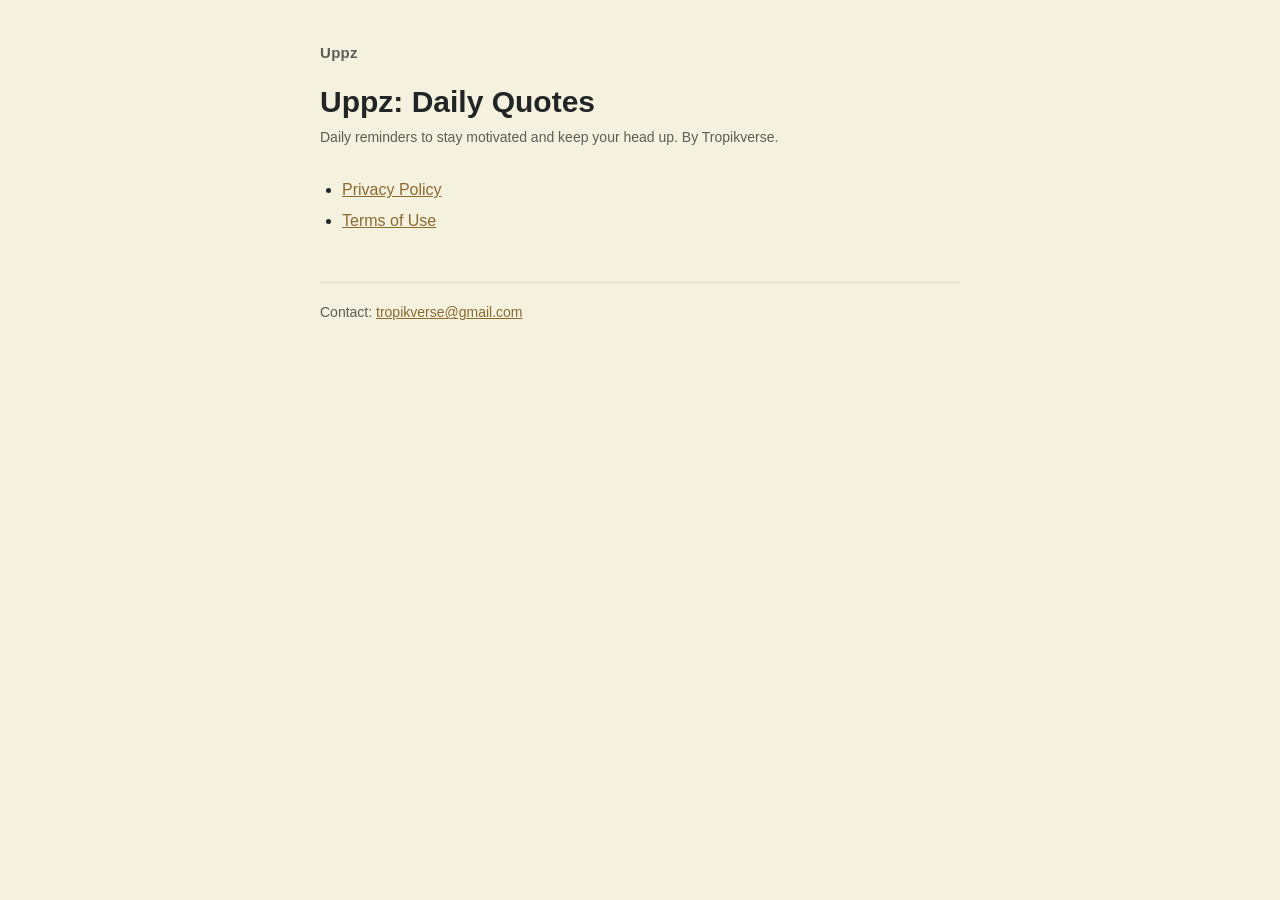
<file: index.html>
<!doctype html>
<html lang="en">
<head>
<meta charset="utf-8">
<meta name="viewport" content="width=device-width, initial-scale=1, viewport-fit=cover">
<title>Uppz: Daily Quotes</title>
<link rel="stylesheet" href="style.css">
</head>
<body>
<main>
  <span class="brand">Uppz</span>
  <h1>Uppz: Daily Quotes</h1>
  <p class="updated">Daily reminders to stay motivated and keep your head up. By Tropikverse.</p>
  <ul>
    <li><a href="privacy/">Privacy Policy</a></li>
    <li><a href="terms/">Terms of Use</a></li>
  </ul>
  <footer>Contact: <a href="mailto:tropikverse@gmail.com">tropikverse@gmail.com</a></footer>
</main>
</body>
</html>
</file>
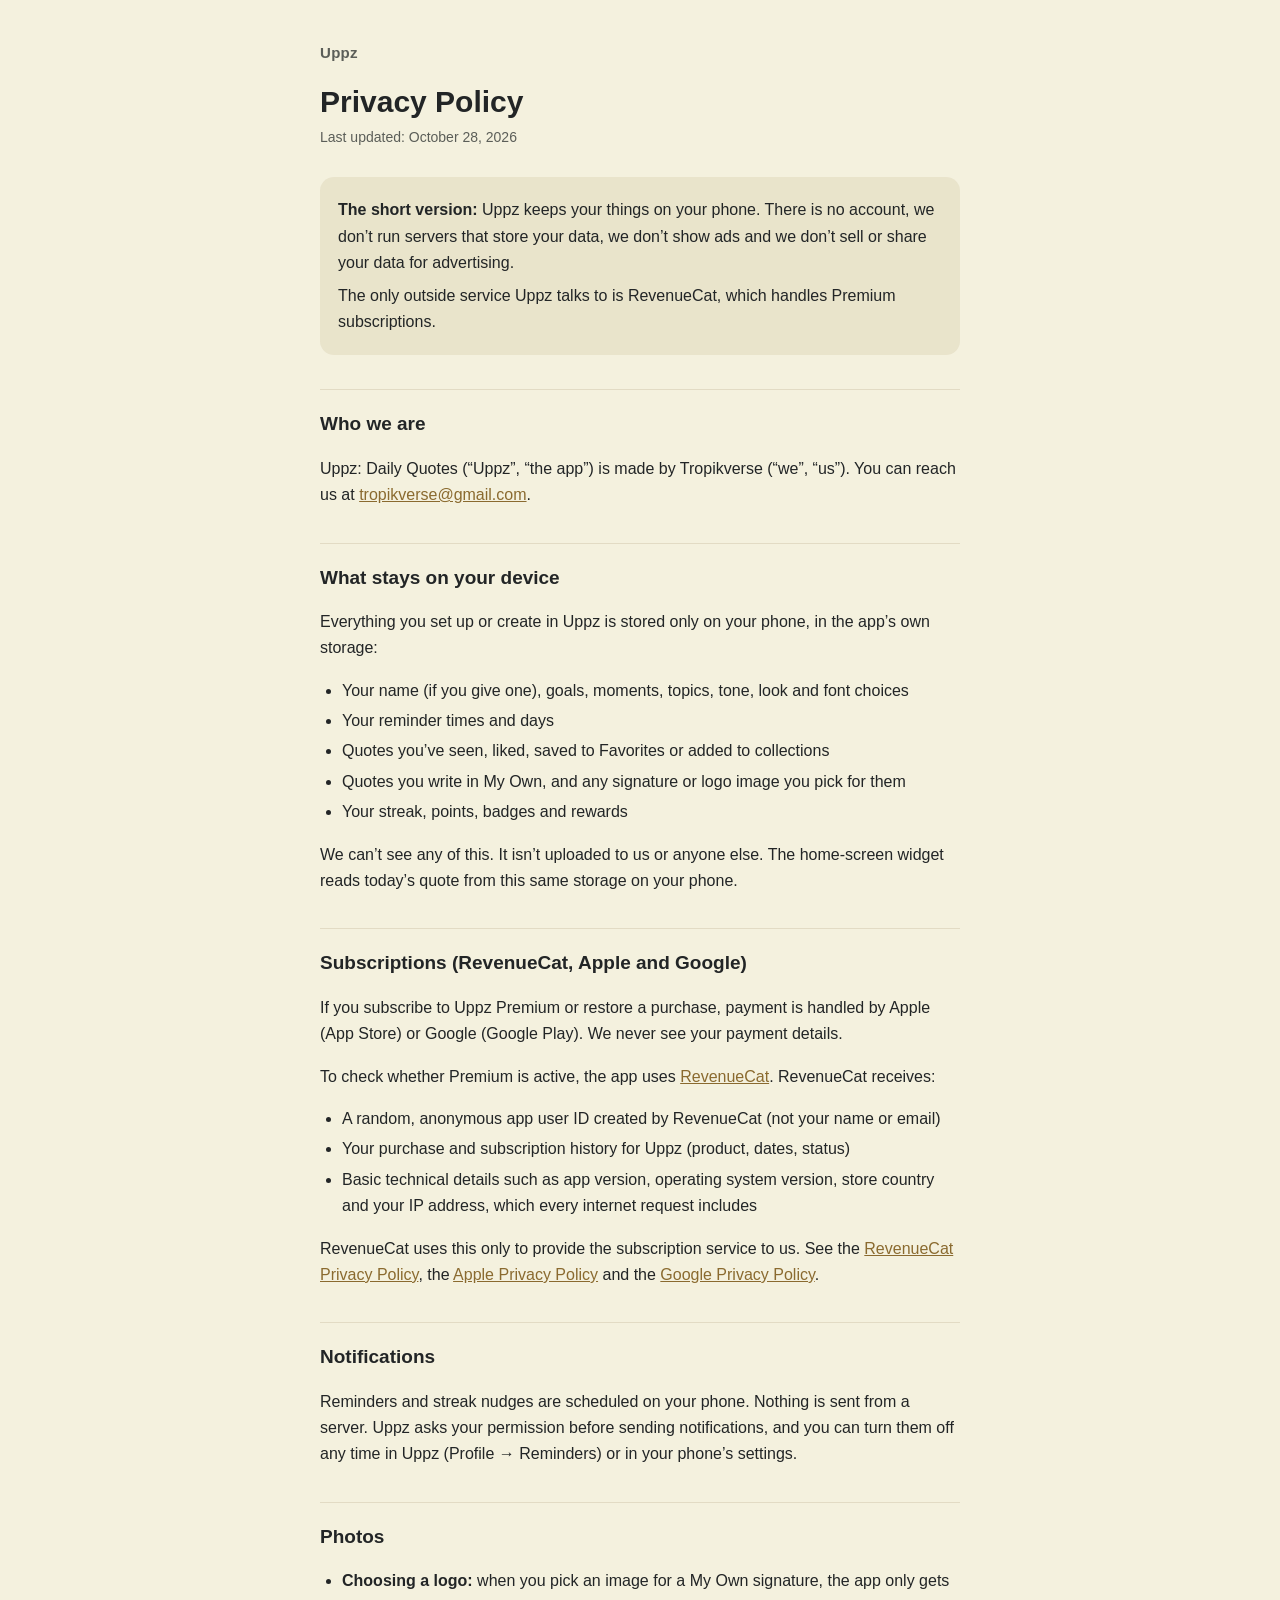
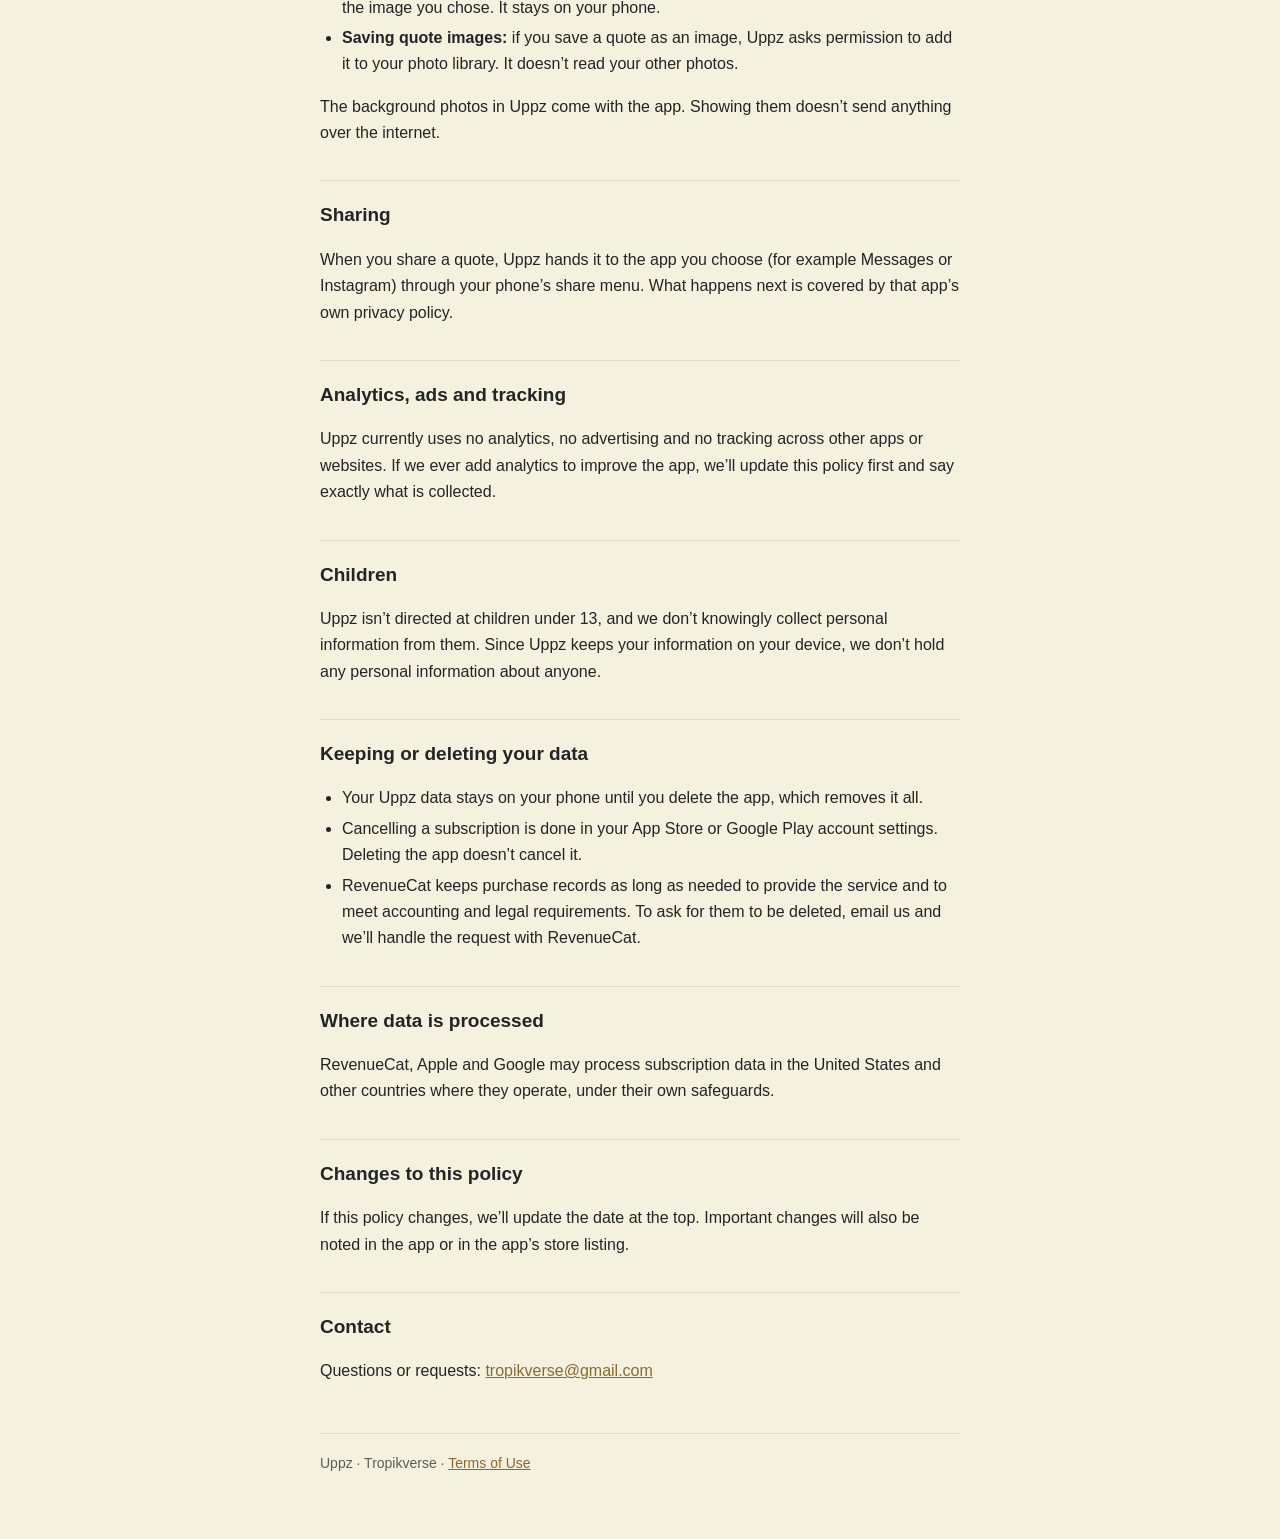
<file: privacy/index.html>
<!doctype html>
<html lang="en">
<head>
<meta charset="utf-8">
<meta name="viewport" content="width=device-width, initial-scale=1, viewport-fit=cover">
<title>Privacy Policy · Uppz</title>
<link rel="stylesheet" href="../style.css">
</head>
<body>
<main>
  <a class="brand" href="../">Uppz</a>
  <h1>Privacy Policy</h1>
  <p class="updated">Last updated: October 28, 2026</p>

  <div class="summary">
    <p><strong>The short version:</strong> Uppz keeps your things on your phone. There is no account, we don’t run servers that store your data, we don’t show ads and we don’t sell or share your data for advertising.</p>
    <p>The only outside service Uppz talks to is RevenueCat, which handles Premium subscriptions.</p>
  </div>

  <h2>Who we are</h2>
  <p>Uppz: Daily Quotes (“Uppz”, “the app”) is made by Tropikverse (“we”, “us”). You can reach us at <a href="mailto:tropikverse@gmail.com">tropikverse@gmail.com</a>.</p>

  <h2>What stays on your device</h2>
  <p>Everything you set up or create in Uppz is stored only on your phone, in the app’s own storage:</p>
  <ul>
    <li>Your name (if you give one), goals, moments, topics, tone, look and font choices</li>
    <li>Your reminder times and days</li>
    <li>Quotes you’ve seen, liked, saved to Favorites or added to collections</li>
    <li>Quotes you write in My Own, and any signature or logo image you pick for them</li>
    <li>Your streak, points, badges and rewards</li>
  </ul>
  <p>We can’t see any of this. It isn’t uploaded to us or anyone else. The home-screen widget reads today’s quote from this same storage on your phone.</p>

  <h2>Subscriptions (RevenueCat, Apple and Google)</h2>
  <p>If you subscribe to Uppz Premium or restore a purchase, payment is handled by Apple (App Store) or Google (Google Play). We never see your payment details.</p>
  <p>To check whether Premium is active, the app uses <a href="https://www.revenuecat.com">RevenueCat</a>. RevenueCat receives:</p>
  <ul>
    <li>A random, anonymous app user ID created by RevenueCat (not your name or email)</li>
    <li>Your purchase and subscription history for Uppz (product, dates, status)</li>
    <li>Basic technical details such as app version, operating system version, store country and your IP address, which every internet request includes</li>
  </ul>
  <p>RevenueCat uses this only to provide the subscription service to us. See the <a href="https://www.revenuecat.com/privacy">RevenueCat Privacy Policy</a>, the <a href="https://www.apple.com/legal/privacy/">Apple Privacy Policy</a> and the <a href="https://policies.google.com/privacy">Google Privacy Policy</a>.</p>

  <h2>Notifications</h2>
  <p>Reminders and streak nudges are scheduled on your phone. Nothing is sent from a server. Uppz asks your permission before sending notifications, and you can turn them off any time in Uppz (Profile → Reminders) or in your phone’s settings.</p>

  <h2>Photos</h2>
  <ul>
    <li><strong>Choosing a logo:</strong> when you pick an image for a My Own signature, the app only gets the image you chose. It stays on your phone.</li>
    <li><strong>Saving quote images:</strong> if you save a quote as an image, Uppz asks permission to add it to your photo library. It doesn’t read your other photos.</li>
  </ul>
  <p>The background photos in Uppz come with the app. Showing them doesn’t send anything over the internet.</p>

  <h2>Sharing</h2>
  <p>When you share a quote, Uppz hands it to the app you choose (for example Messages or Instagram) through your phone’s share menu. What happens next is covered by that app’s own privacy policy.</p>

  <h2>Analytics, ads and tracking</h2>
  <p>Uppz currently uses no analytics, no advertising and no tracking across other apps or websites. If we ever add analytics to improve the app, we’ll update this policy first and say exactly what is collected.</p>

  <h2>Children</h2>
  <p>Uppz isn’t directed at children under 13, and we don’t knowingly collect personal information from them. Since Uppz keeps your information on your device, we don’t hold any personal information about anyone.</p>

  <h2>Keeping or deleting your data</h2>
  <ul>
    <li>Your Uppz data stays on your phone until you delete the app, which removes it all.</li>
    <li>Cancelling a subscription is done in your App Store or Google Play account settings. Deleting the app doesn’t cancel it.</li>
    <li>RevenueCat keeps purchase records as long as needed to provide the service and to meet accounting and legal requirements. To ask for them to be deleted, email us and we’ll handle the request with RevenueCat.</li>
  </ul>

  <h2>Where data is processed</h2>
  <p>RevenueCat, Apple and Google may process subscription data in the United States and other countries where they operate, under their own safeguards.</p>

  <h2>Changes to this policy</h2>
  <p>If this policy changes, we’ll update the date at the top. Important changes will also be noted in the app or in the app’s store listing.</p>

  <h2>Contact</h2>
  <p>Questions or requests: <a href="mailto:tropikverse@gmail.com">tropikverse@gmail.com</a></p>

  <footer>Uppz · Tropikverse · <a href="../terms/">Terms of Use</a></footer>
</main>
</body>
</html>
</file>
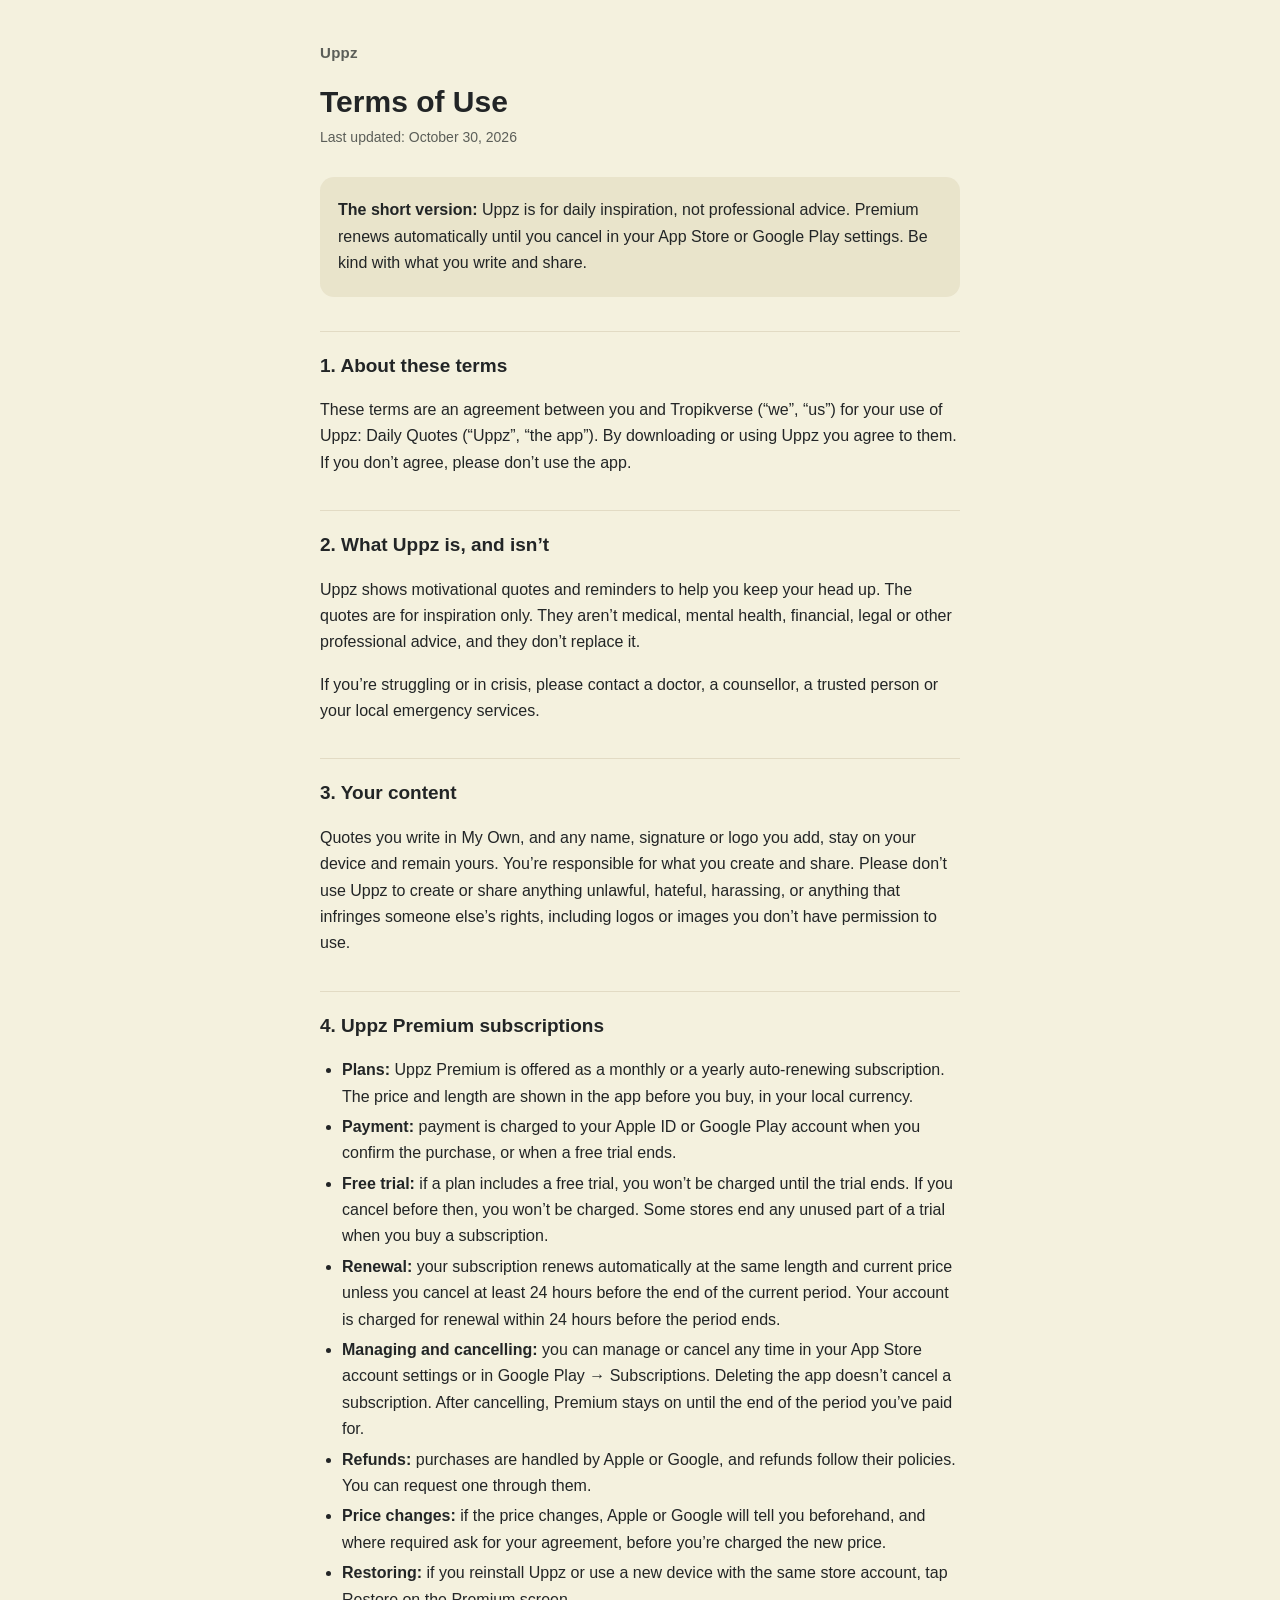
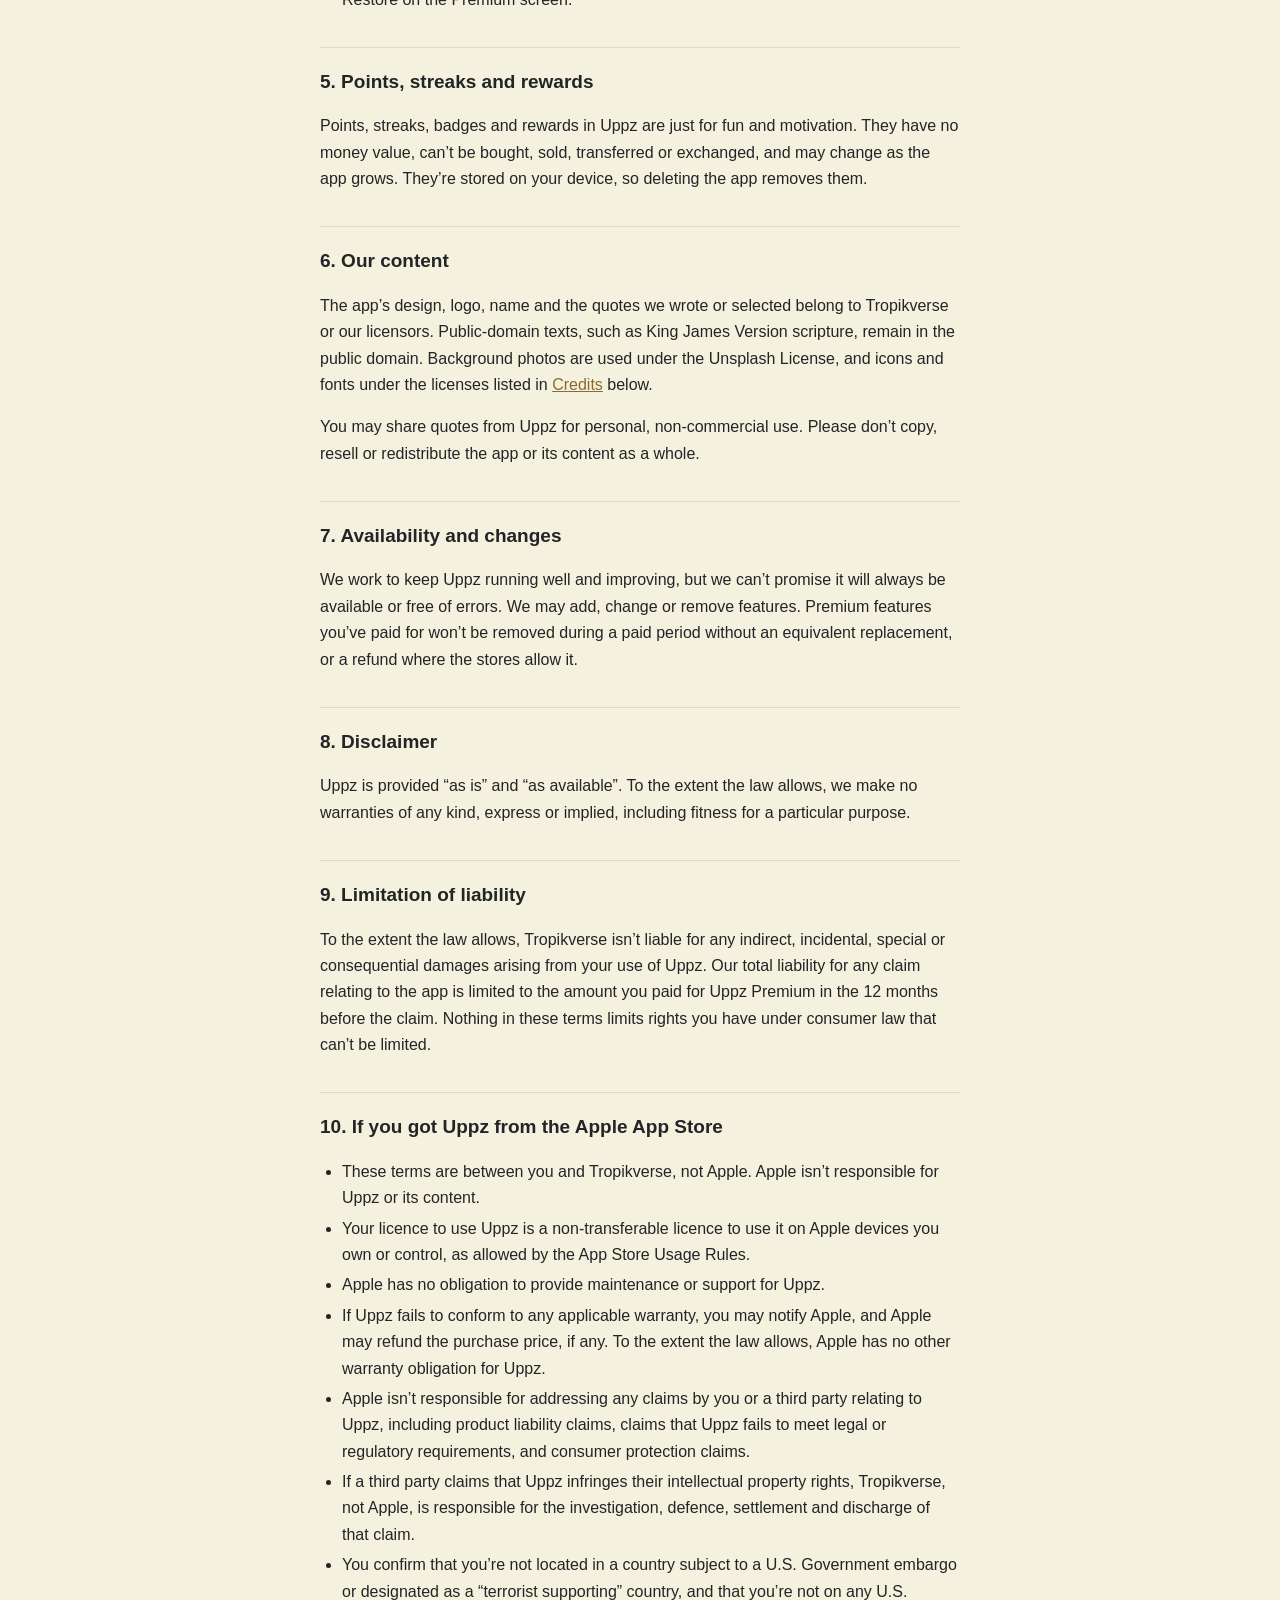
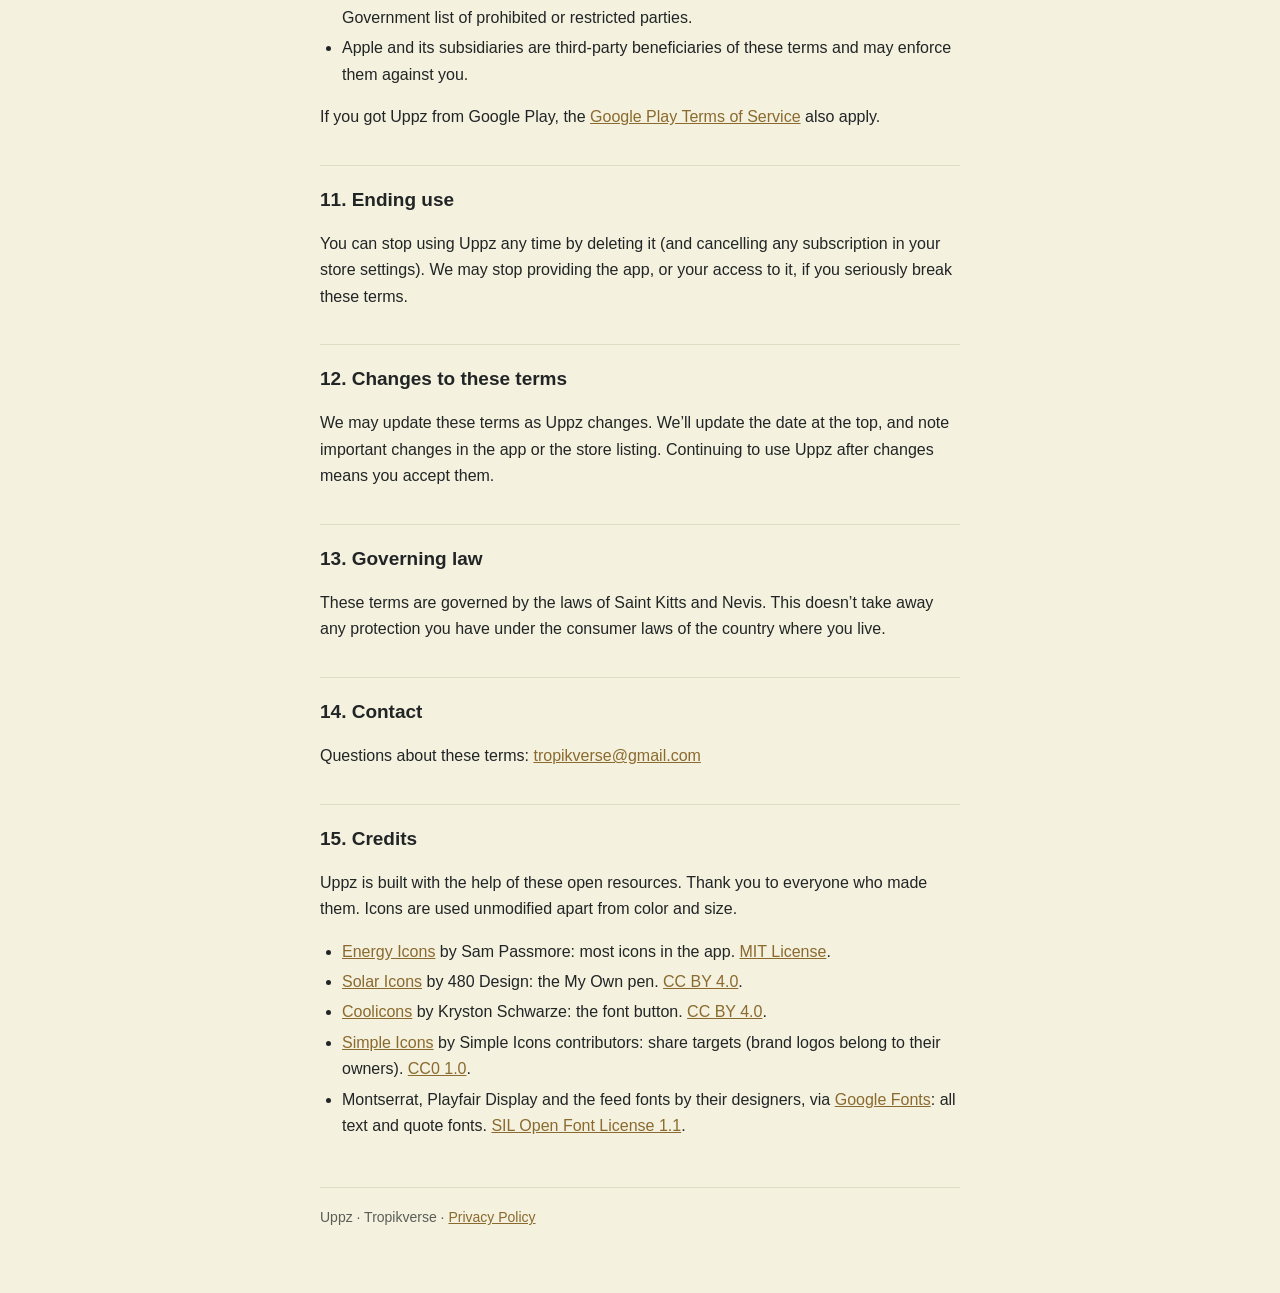
<file: terms/index.html>
<!doctype html>
<html lang="en">
<head>
<meta charset="utf-8">
<meta name="viewport" content="width=device-width, initial-scale=1, viewport-fit=cover">
<title>Terms of Use · Uppz</title>
<link rel="stylesheet" href="../style.css">
</head>
<body>
<main>
  <a class="brand" href="../">Uppz</a>
  <h1>Terms of Use</h1>
  <p class="updated">Last updated: October 30, 2026</p>

  <div class="summary">
    <p><strong>The short version:</strong> Uppz is for daily inspiration, not professional advice. Premium renews automatically until you cancel in your App Store or Google Play settings. Be kind with what you write and share.</p>
  </div>

  <h2>1. About these terms</h2>
  <p>These terms are an agreement between you and Tropikverse (“we”, “us”) for your use of Uppz: Daily Quotes (“Uppz”, “the app”). By downloading or using Uppz you agree to them. If you don’t agree, please don’t use the app.</p>

  <h2>2. What Uppz is, and isn’t</h2>
  <p>Uppz shows motivational quotes and reminders to help you keep your head up. The quotes are for inspiration only. They aren’t medical, mental health, financial, legal or other professional advice, and they don’t replace it.</p>
  <p>If you’re struggling or in crisis, please contact a doctor, a counsellor, a trusted person or your local emergency services.</p>

  <h2>3. Your content</h2>
  <p>Quotes you write in My Own, and any name, signature or logo you add, stay on your device and remain yours. You’re responsible for what you create and share. Please don’t use Uppz to create or share anything unlawful, hateful, harassing, or anything that infringes someone else’s rights, including logos or images you don’t have permission to use.</p>

  <h2>4. Uppz Premium subscriptions</h2>
  <ul>
    <li><strong>Plans:</strong> Uppz Premium is offered as a monthly or a yearly auto-renewing subscription. The price and length are shown in the app before you buy, in your local currency.</li>
    <li><strong>Payment:</strong> payment is charged to your Apple ID or Google Play account when you confirm the purchase, or when a free trial ends.</li>
    <li><strong>Free trial:</strong> if a plan includes a free trial, you won’t be charged until the trial ends. If you cancel before then, you won’t be charged. Some stores end any unused part of a trial when you buy a subscription.</li>
    <li><strong>Renewal:</strong> your subscription renews automatically at the same length and current price unless you cancel at least 24 hours before the end of the current period. Your account is charged for renewal within 24 hours before the period ends.</li>
    <li><strong>Managing and cancelling:</strong> you can manage or cancel any time in your App Store account settings or in Google Play → Subscriptions. Deleting the app doesn’t cancel a subscription. After cancelling, Premium stays on until the end of the period you’ve paid for.</li>
    <li><strong>Refunds:</strong> purchases are handled by Apple or Google, and refunds follow their policies. You can request one through them.</li>
    <li><strong>Price changes:</strong> if the price changes, Apple or Google will tell you beforehand, and where required ask for your agreement, before you’re charged the new price.</li>
    <li><strong>Restoring:</strong> if you reinstall Uppz or use a new device with the same store account, tap Restore on the Premium screen.</li>
  </ul>

  <h2>5. Points, streaks and rewards</h2>
  <p>Points, streaks, badges and rewards in Uppz are just for fun and motivation. They have no money value, can’t be bought, sold, transferred or exchanged, and may change as the app grows. They’re stored on your device, so deleting the app removes them.</p>

  <h2>6. Our content</h2>
  <p>The app’s design, logo, name and the quotes we wrote or selected belong to Tropikverse or our licensors. Public-domain texts, such as King James Version scripture, remain in the public domain. Background photos are used under the Unsplash License, and icons and fonts under the licenses listed in <a href="#credits">Credits</a> below.</p>
  <p>You may share quotes from Uppz for personal, non-commercial use. Please don’t copy, resell or redistribute the app or its content as a whole.</p>

  <h2>7. Availability and changes</h2>
  <p>We work to keep Uppz running well and improving, but we can’t promise it will always be available or free of errors. We may add, change or remove features. Premium features you’ve paid for won’t be removed during a paid period without an equivalent replacement, or a refund where the stores allow it.</p>

  <h2>8. Disclaimer</h2>
  <p>Uppz is provided “as is” and “as available”. To the extent the law allows, we make no warranties of any kind, express or implied, including fitness for a particular purpose.</p>

  <h2>9. Limitation of liability</h2>
  <p>To the extent the law allows, Tropikverse isn’t liable for any indirect, incidental, special or consequential damages arising from your use of Uppz. Our total liability for any claim relating to the app is limited to the amount you paid for Uppz Premium in the 12 months before the claim. Nothing in these terms limits rights you have under consumer law that can’t be limited.</p>

  <h2>10. If you got Uppz from the Apple App Store</h2>
  <ul>
    <li>These terms are between you and Tropikverse, not Apple. Apple isn’t responsible for Uppz or its content.</li>
    <li>Your licence to use Uppz is a non-transferable licence to use it on Apple devices you own or control, as allowed by the App Store Usage Rules.</li>
    <li>Apple has no obligation to provide maintenance or support for Uppz.</li>
    <li>If Uppz fails to conform to any applicable warranty, you may notify Apple, and Apple may refund the purchase price, if any. To the extent the law allows, Apple has no other warranty obligation for Uppz.</li>
    <li>Apple isn’t responsible for addressing any claims by you or a third party relating to Uppz, including product liability claims, claims that Uppz fails to meet legal or regulatory requirements, and consumer protection claims.</li>
    <li>If a third party claims that Uppz infringes their intellectual property rights, Tropikverse, not Apple, is responsible for the investigation, defence, settlement and discharge of that claim.</li>
    <li>You confirm that you’re not located in a country subject to a U.S. Government embargo or designated as a “terrorist supporting” country, and that you’re not on any U.S. Government list of prohibited or restricted parties.</li>
    <li>Apple and its subsidiaries are third-party beneficiaries of these terms and may enforce them against you.</li>
  </ul>
  <p>If you got Uppz from Google Play, the <a href="https://play.google.com/about/play-terms/">Google Play Terms of Service</a> also apply.</p>

  <h2>11. Ending use</h2>
  <p>You can stop using Uppz any time by deleting it (and cancelling any subscription in your store settings). We may stop providing the app, or your access to it, if you seriously break these terms.</p>

  <h2>12. Changes to these terms</h2>
  <p>We may update these terms as Uppz changes. We’ll update the date at the top, and note important changes in the app or the store listing. Continuing to use Uppz after changes means you accept them.</p>

  <h2>13. Governing law</h2>
  <p>These terms are governed by the laws of Saint Kitts and Nevis. This doesn’t take away any protection you have under the consumer laws of the country where you live.</p>

  <h2>14. Contact</h2>
  <p>Questions about these terms: <a href="mailto:tropikverse@gmail.com">tropikverse@gmail.com</a></p>

  <h2 id="credits">15. Credits</h2>
  <p>Uppz is built with the help of these open resources. Thank you to everyone who made them. Icons are used unmodified apart from color and size.</p>
  <ul>
    <li><a href="https://icon-sets.iconify.design/energy-icons/">Energy Icons</a> by Sam Passmore: most icons in the app. <a href="https://opensource.org/license/mit">MIT License</a>.</li>
    <li><a href="https://icon-sets.iconify.design/solar/">Solar Icons</a> by 480 Design: the My Own pen. <a href="https://creativecommons.org/licenses/by/4.0/">CC BY 4.0</a>.</li>
    <li><a href="https://icon-sets.iconify.design/ci/">Coolicons</a> by Kryston Schwarze: the font button. <a href="https://creativecommons.org/licenses/by/4.0/">CC BY 4.0</a>.</li>
    <li><a href="https://icon-sets.iconify.design/simple-icons/">Simple Icons</a> by Simple Icons contributors: share targets (brand logos belong to their owners). <a href="https://creativecommons.org/publicdomain/zero/1.0/">CC0 1.0</a>.</li>
    <li>Montserrat, Playfair Display and the feed fonts by their designers, via <a href="https://fonts.google.com">Google Fonts</a>: all text and quote fonts. <a href="https://openfontlicense.org">SIL Open Font License 1.1</a>.</li>
  </ul>

  <footer>Uppz · Tropikverse · <a href="../privacy/">Privacy Policy</a></footer>
</main>
</body>
</html>
</file>
<file: style.css>
:root {
  --bg: #f4f1de;
  --text: #222526;
  --soft: #5b5e58;
  --line: #e2dbc4;
  --accent: #8a6a2f;
  color-scheme: light;
}
@media (prefers-color-scheme: dark) {
  :root {
    --bg: #222526;
    --text: #f4f1de;
    --soft: rgba(244, 241, 222, 0.68);
    --line: #3a3f41;
    --accent: #e3c38a;
    color-scheme: dark;
  }
}
* { box-sizing: border-box; }
body {
  margin: 0;
  background: var(--bg);
  color: var(--text);
  font: 16px/1.65 -apple-system, BlinkMacSystemFont, "Segoe UI", Roboto, "Helvetica Neue", Arial, sans-serif;
}
main {
  max-width: 680px;
  margin: 0 auto;
  padding: 40px max(20px, env(safe-area-inset-right)) 64px max(20px, env(safe-area-inset-left));
}
.brand { font-weight: 700; letter-spacing: 0.02em; font-size: 15px; color: var(--soft); text-decoration: none; }
h1 { font-size: 30px; line-height: 1.2; margin: 18px 0 6px; text-wrap: balance; }
.updated { color: var(--soft); font-size: 14px; margin: 0 0 28px; }
h2 { font-size: 19px; margin: 34px 0 8px; padding-top: 18px; border-top: 1px solid var(--line); }
p, li { color: var(--text); }
ul { padding-left: 22px; }
li { margin: 4px 0; }
a { color: var(--accent); }
.summary { background: color-mix(in srgb, var(--accent) 10%, transparent); border-radius: 14px; padding: 14px 18px; }
.summary p { margin: 6px 0; }
footer { margin-top: 48px; padding-top: 18px; border-top: 1px solid var(--line); color: var(--soft); font-size: 14px; }
</file>
